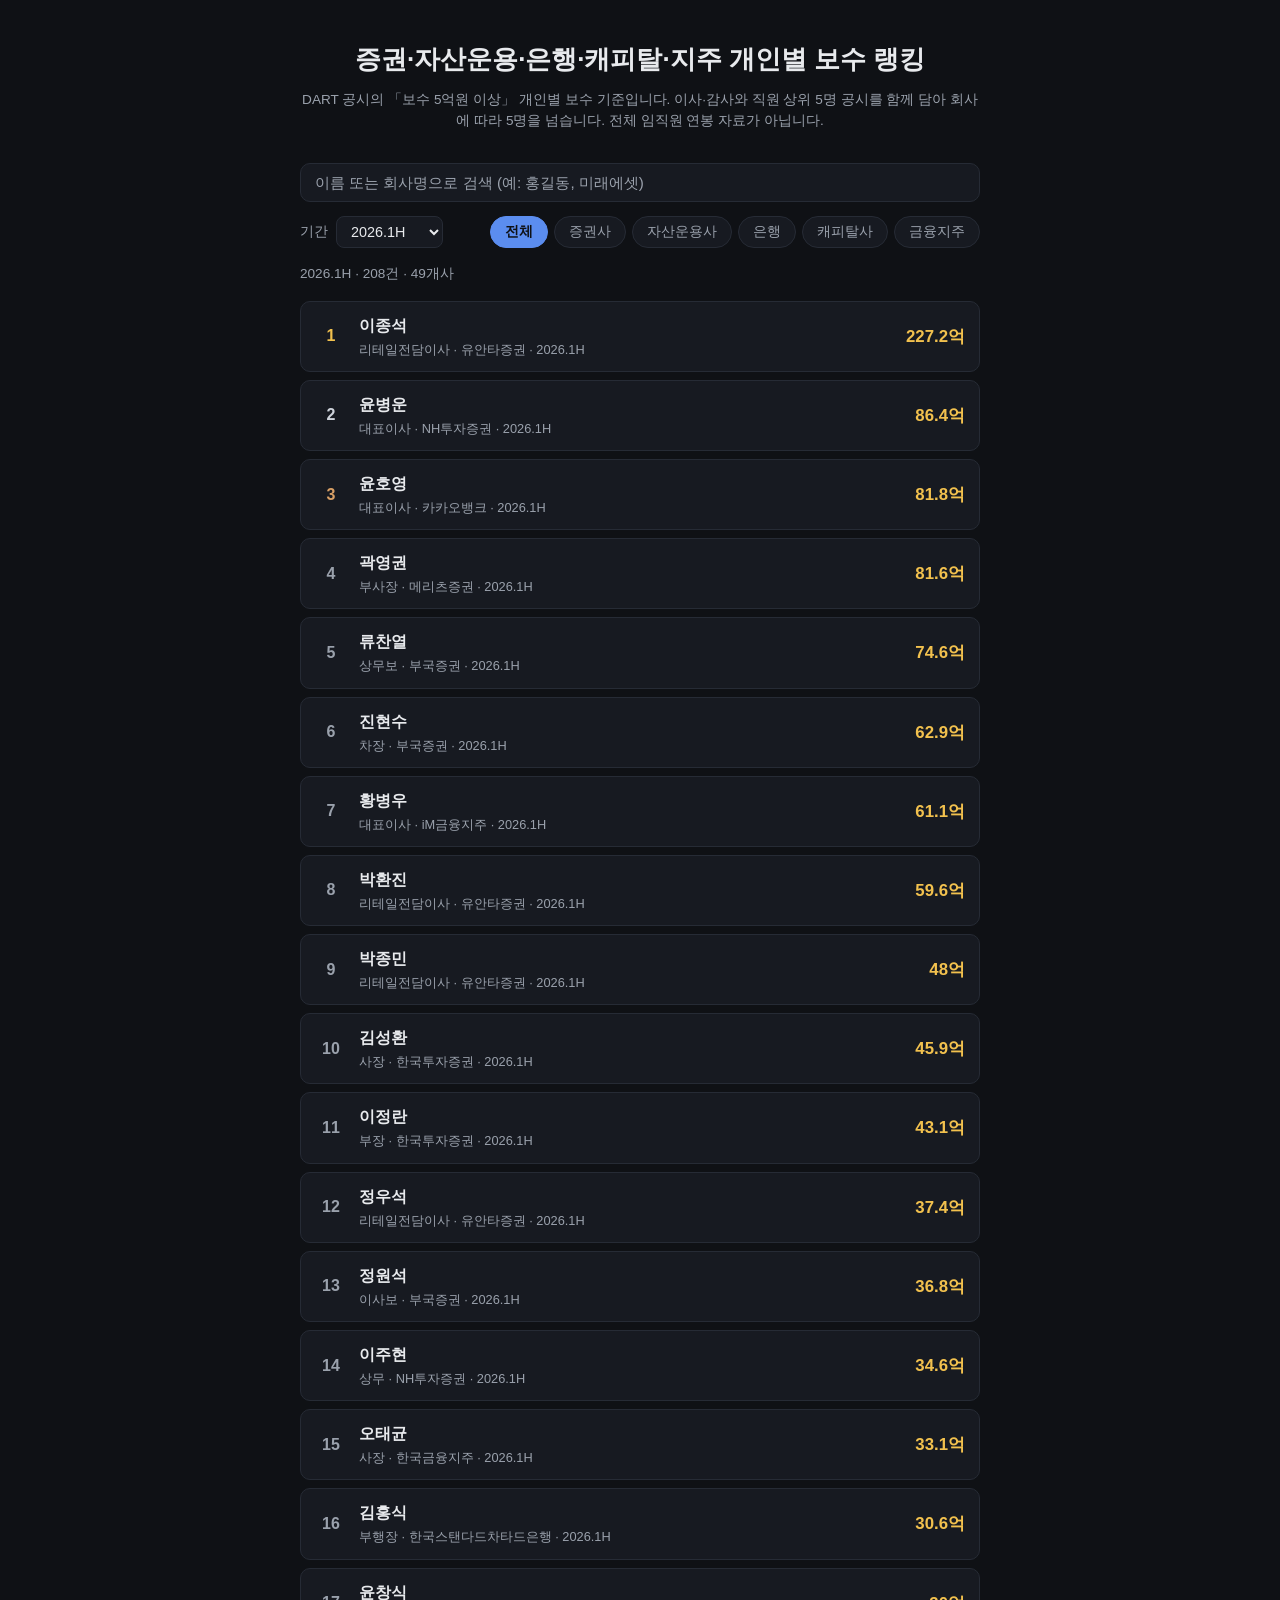
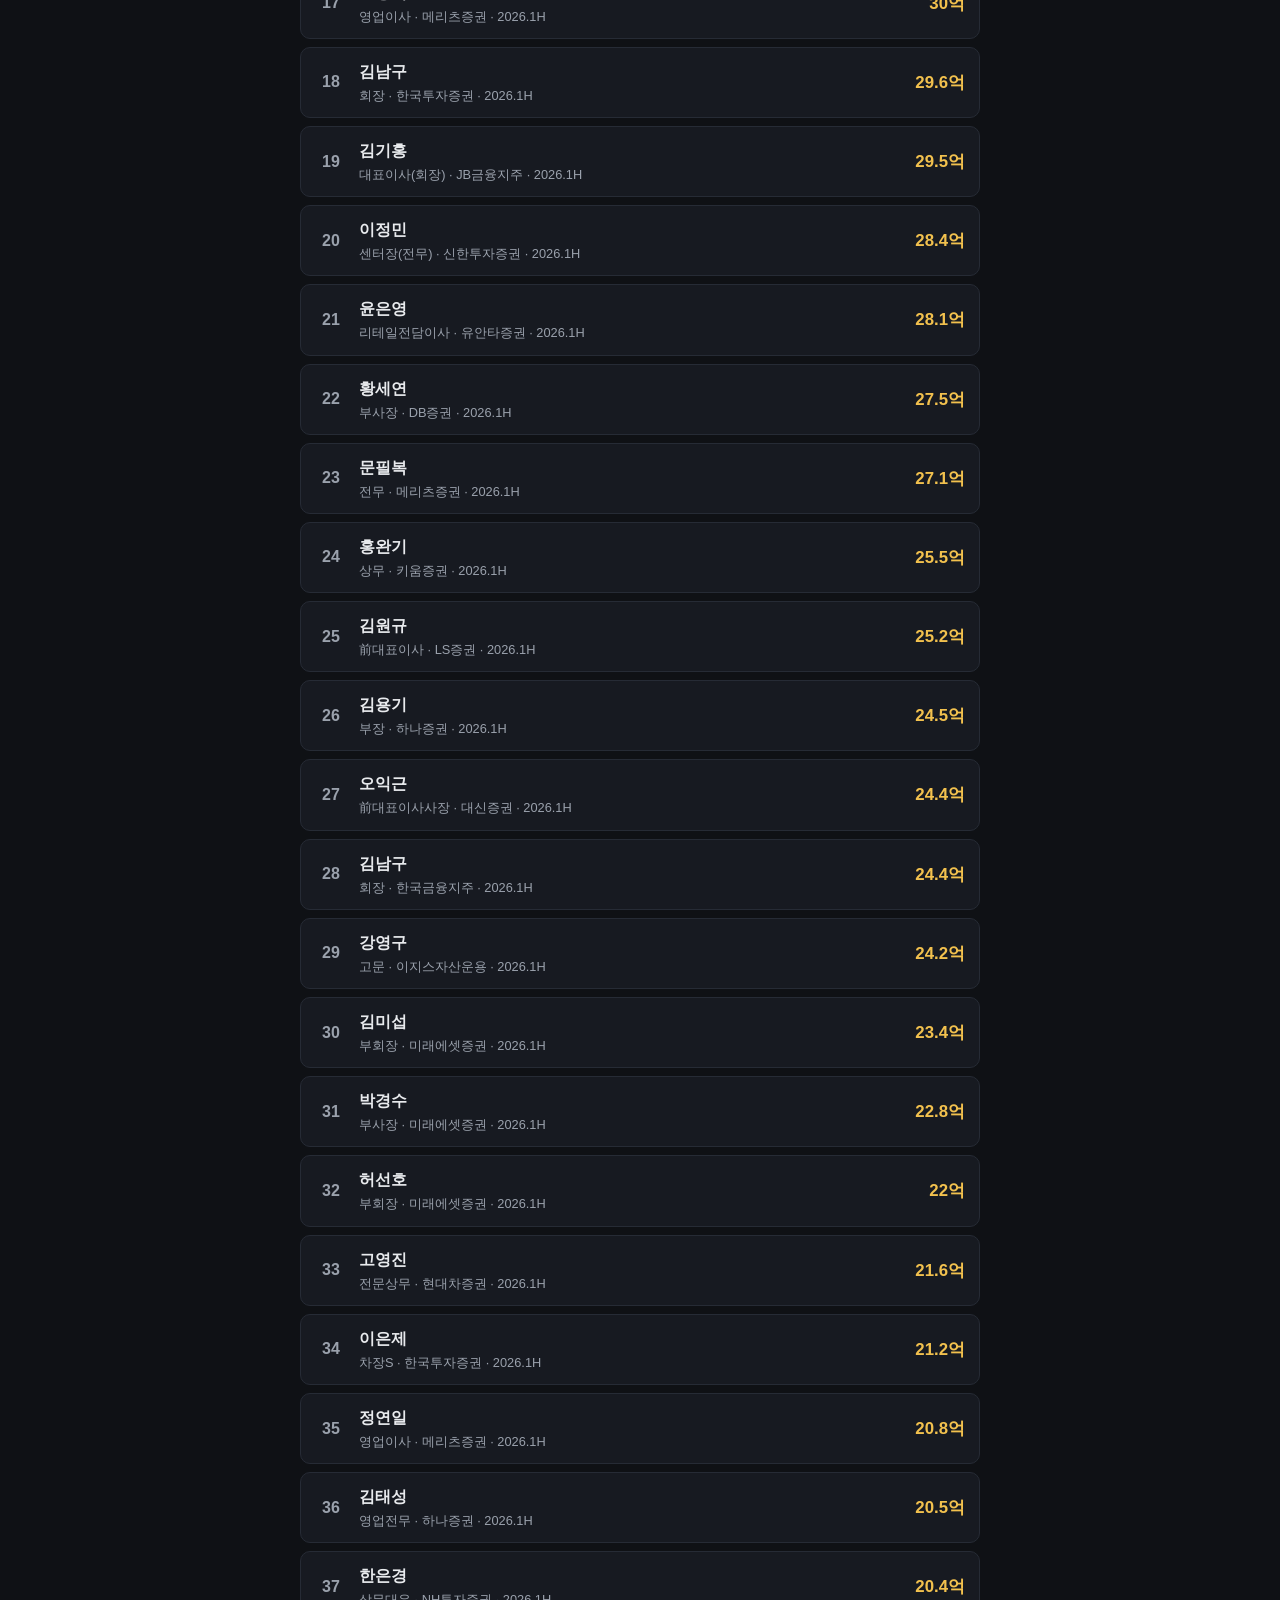
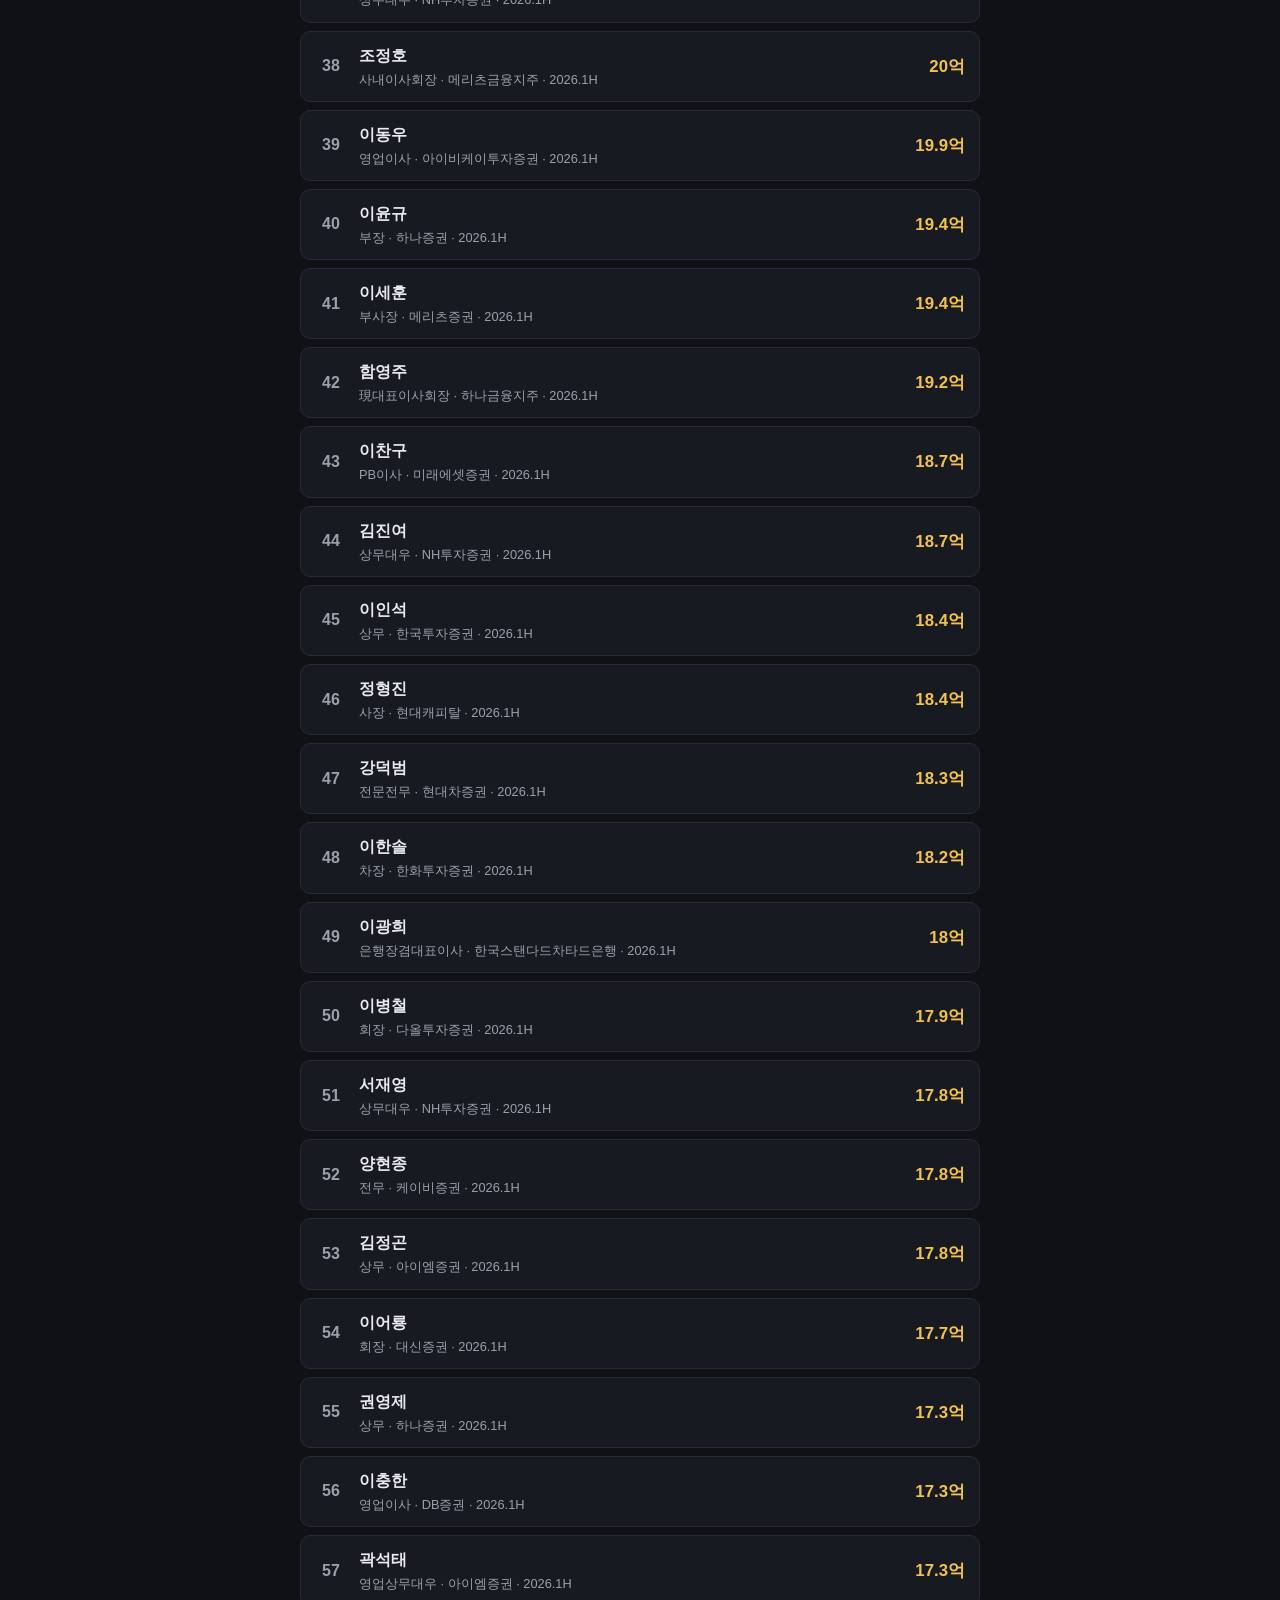
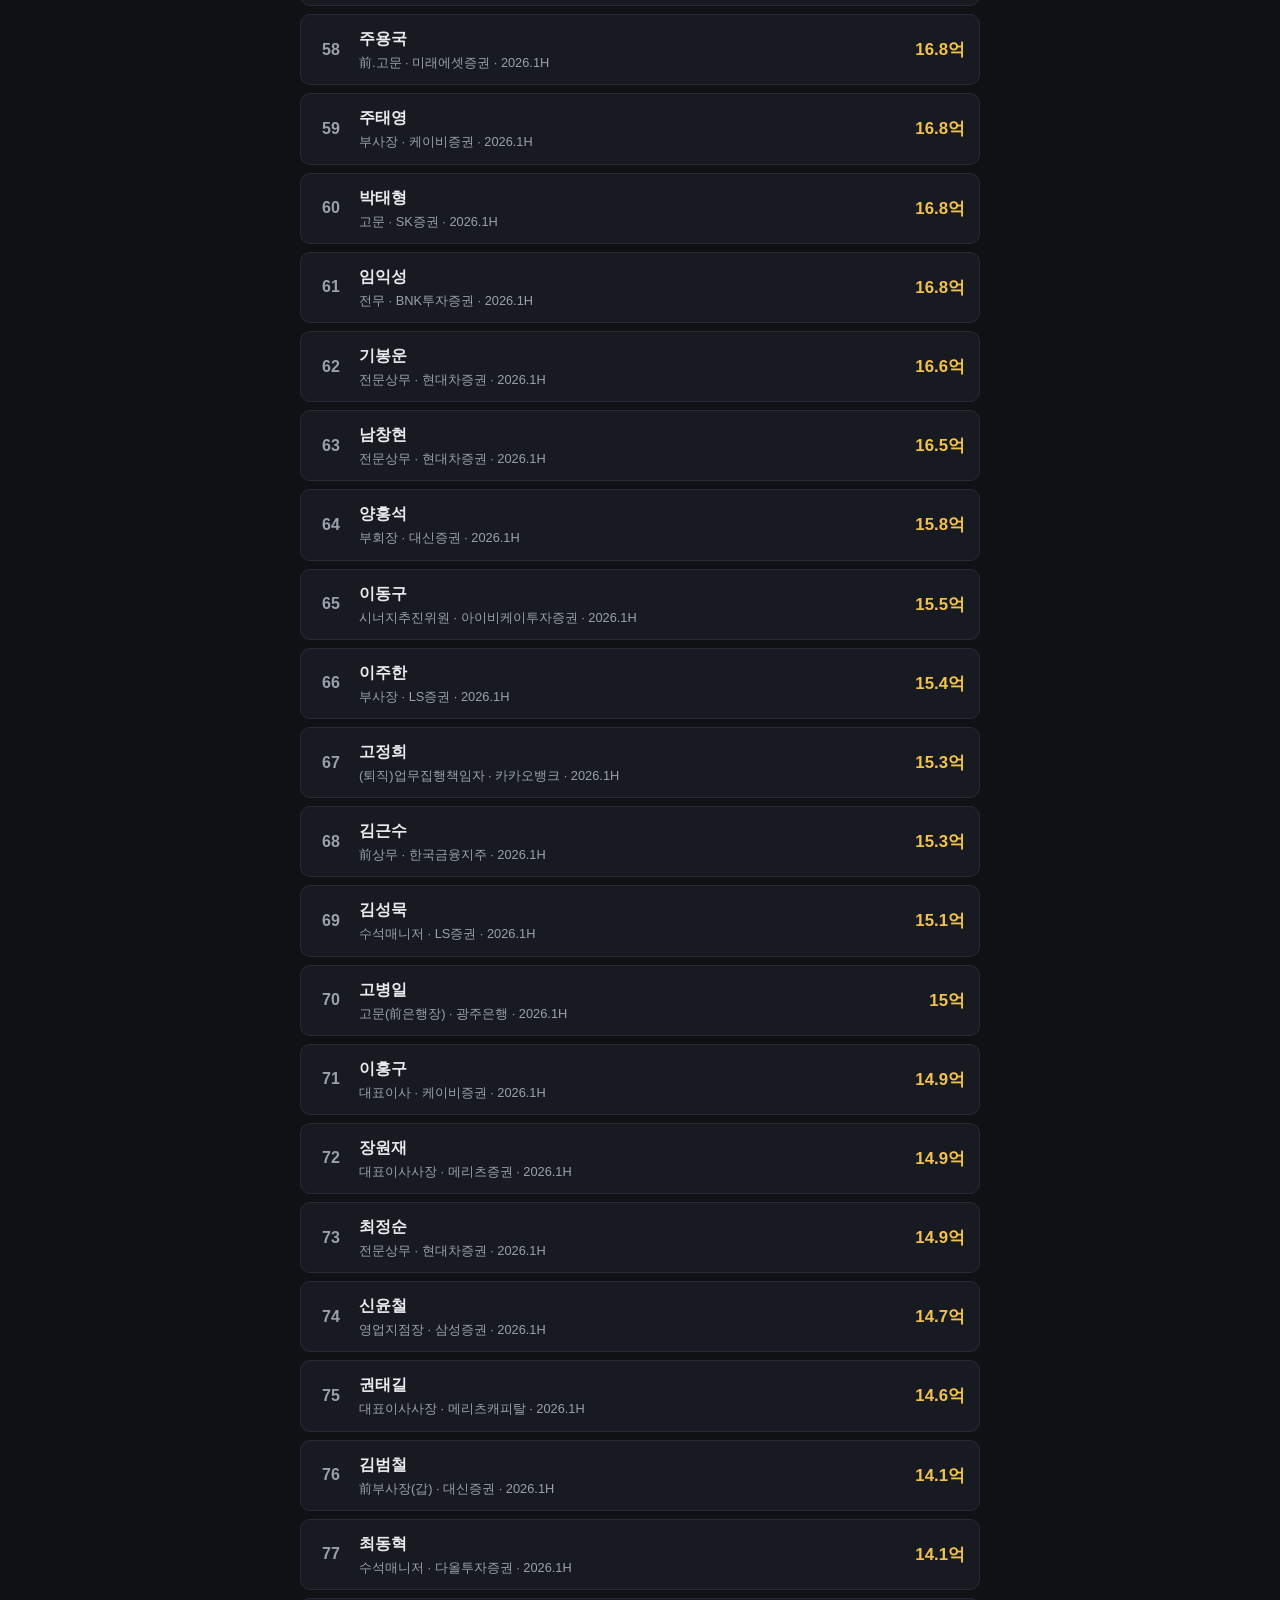
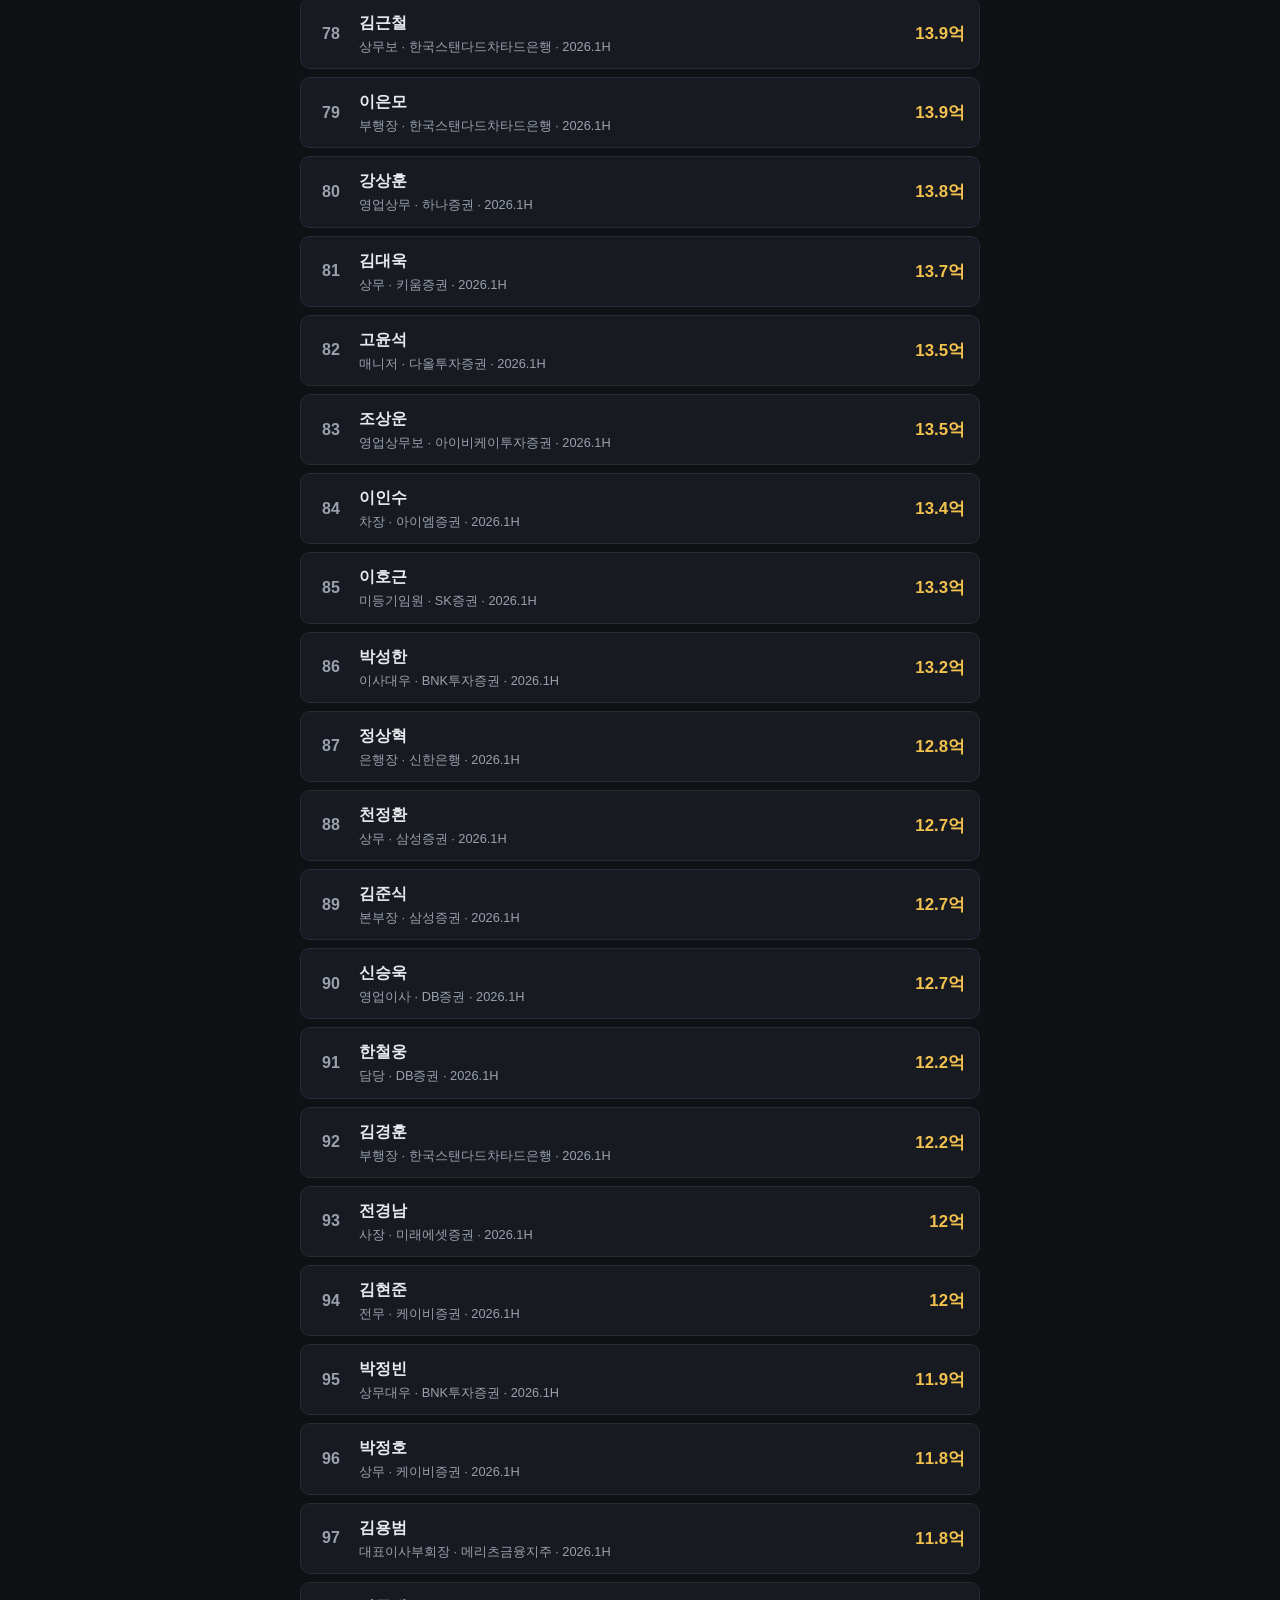
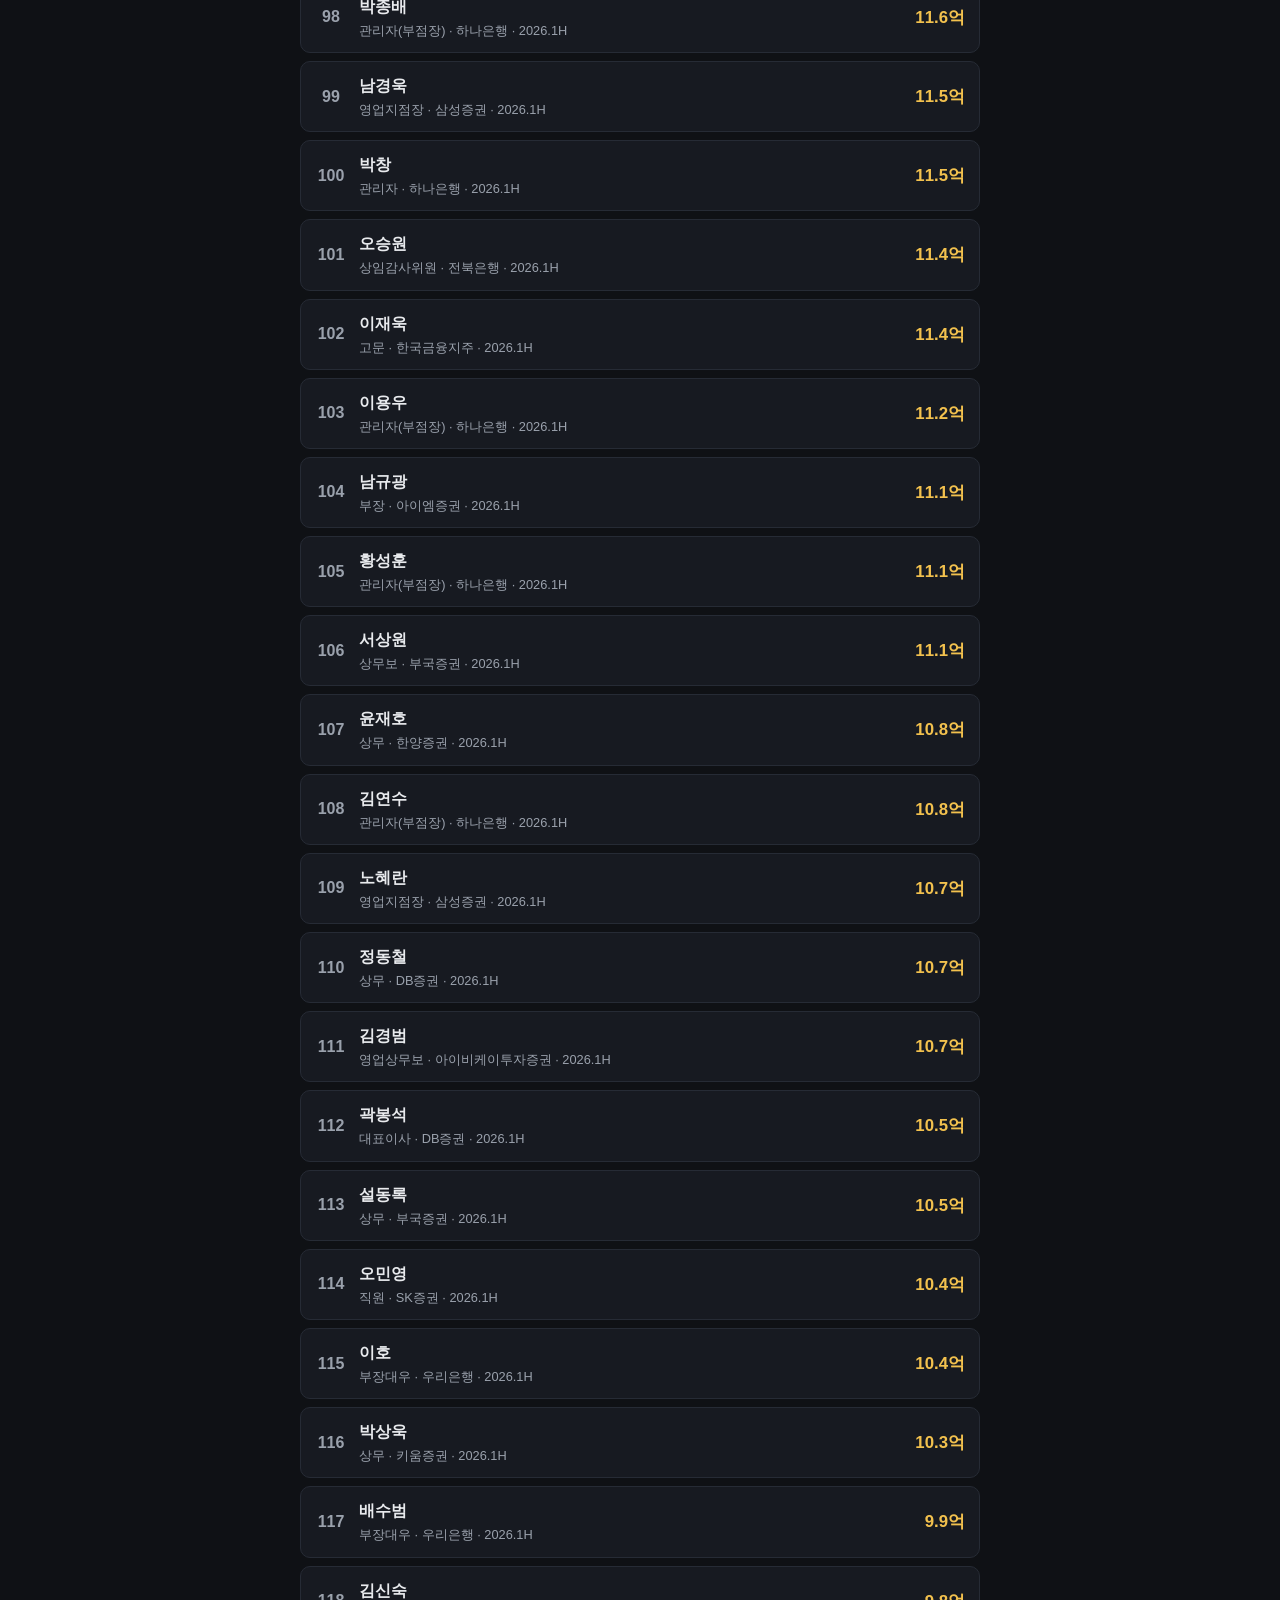
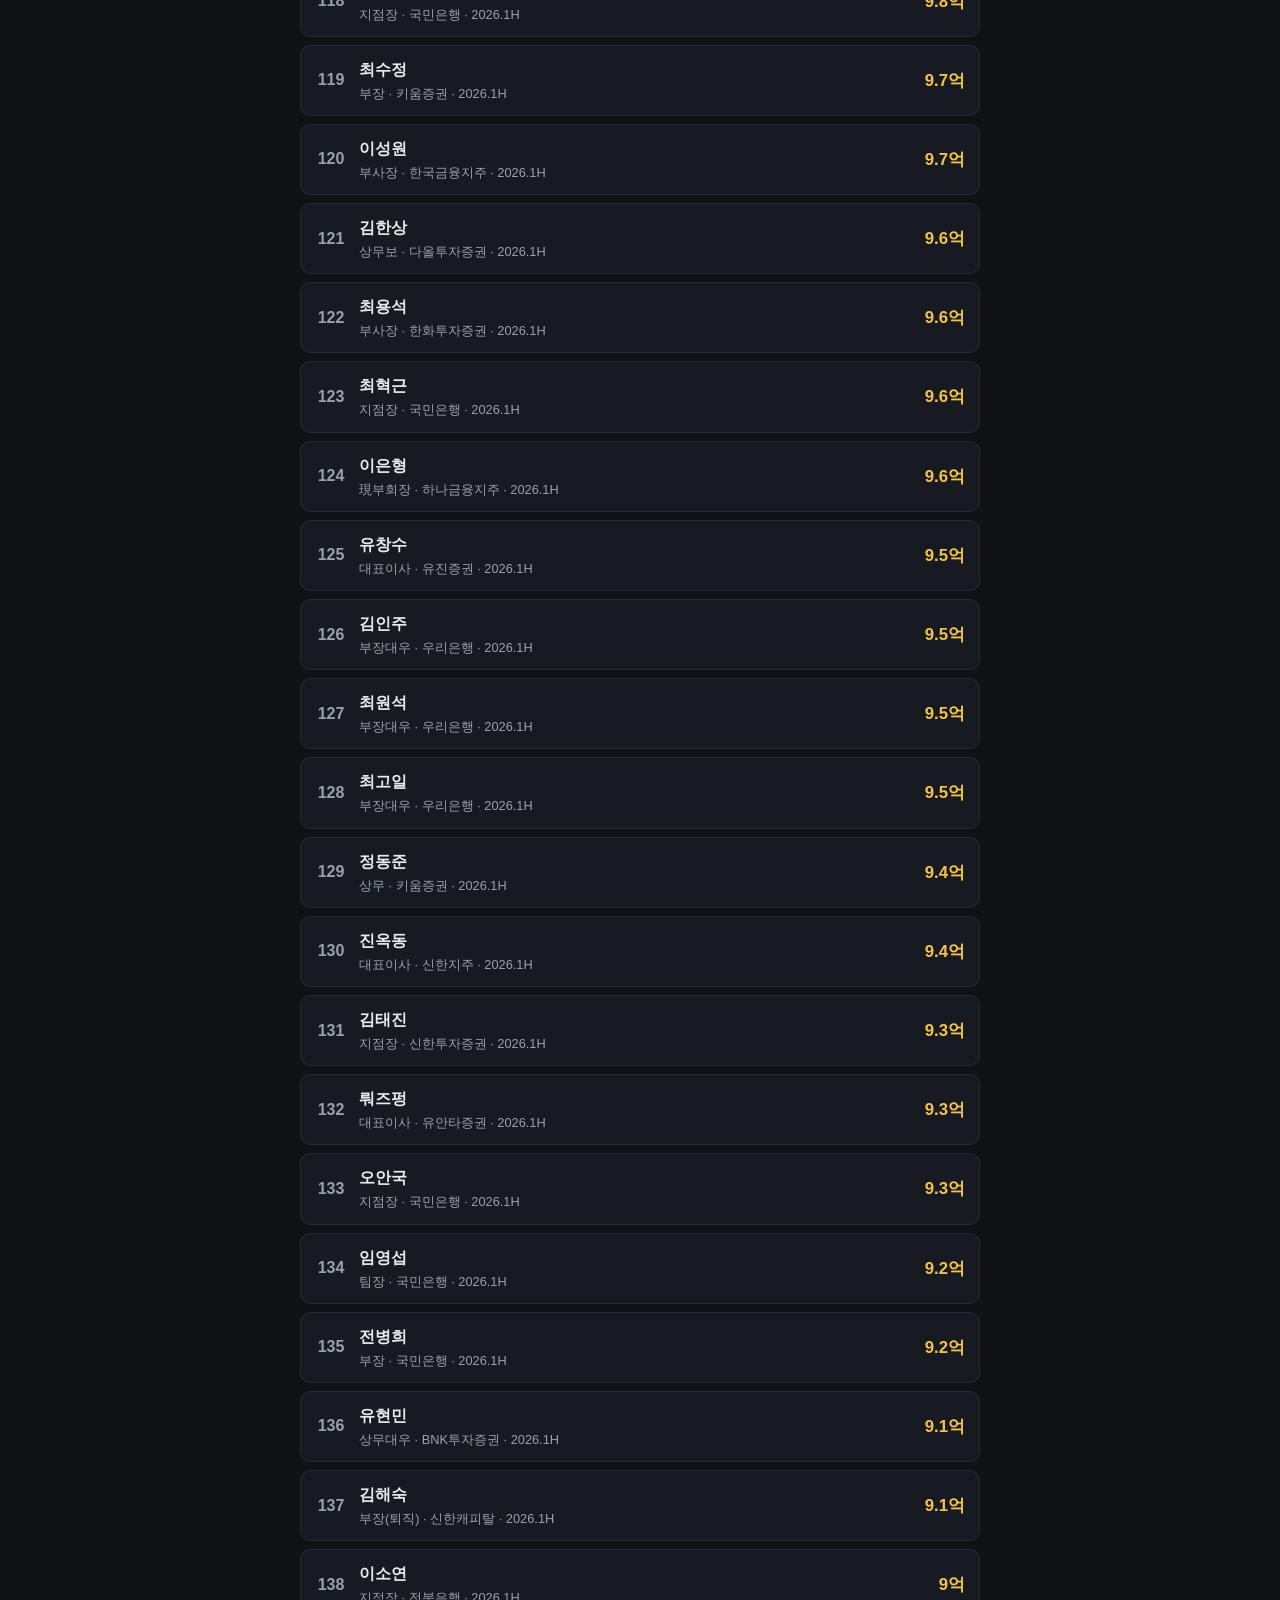
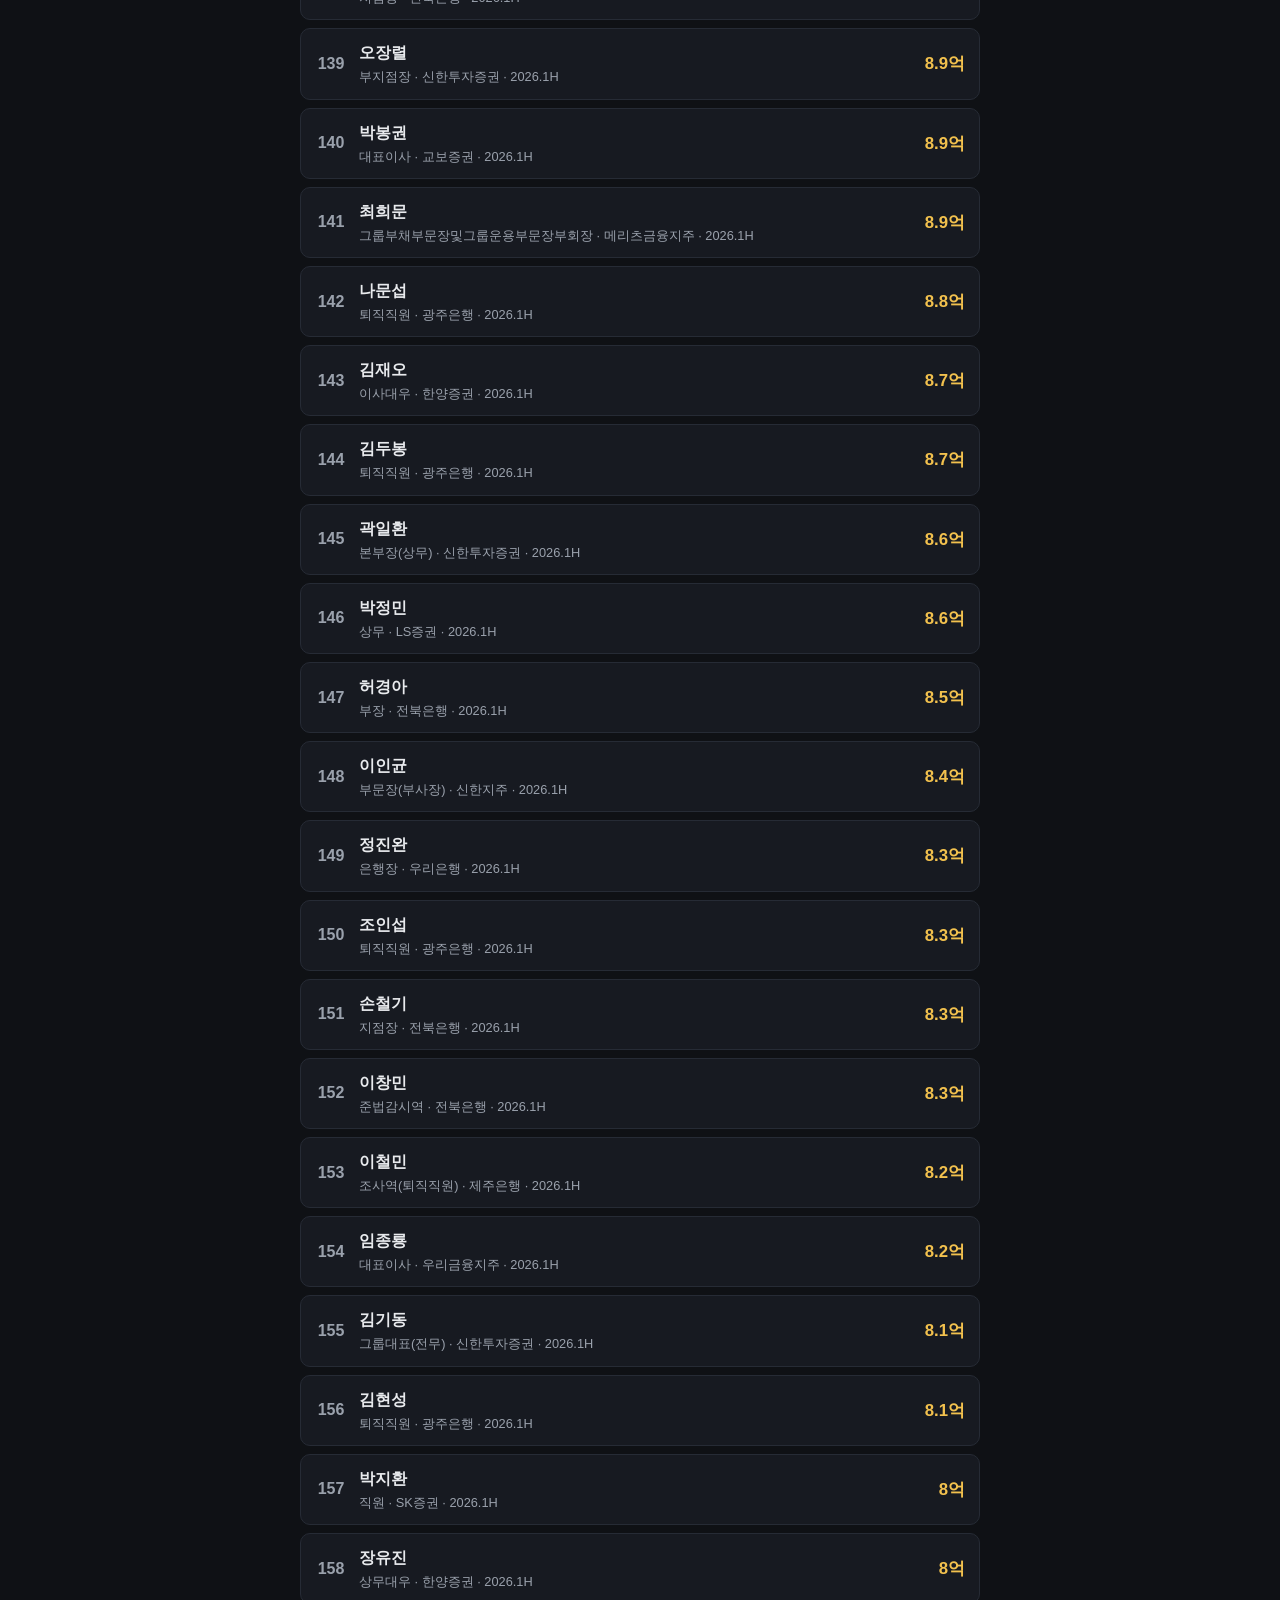
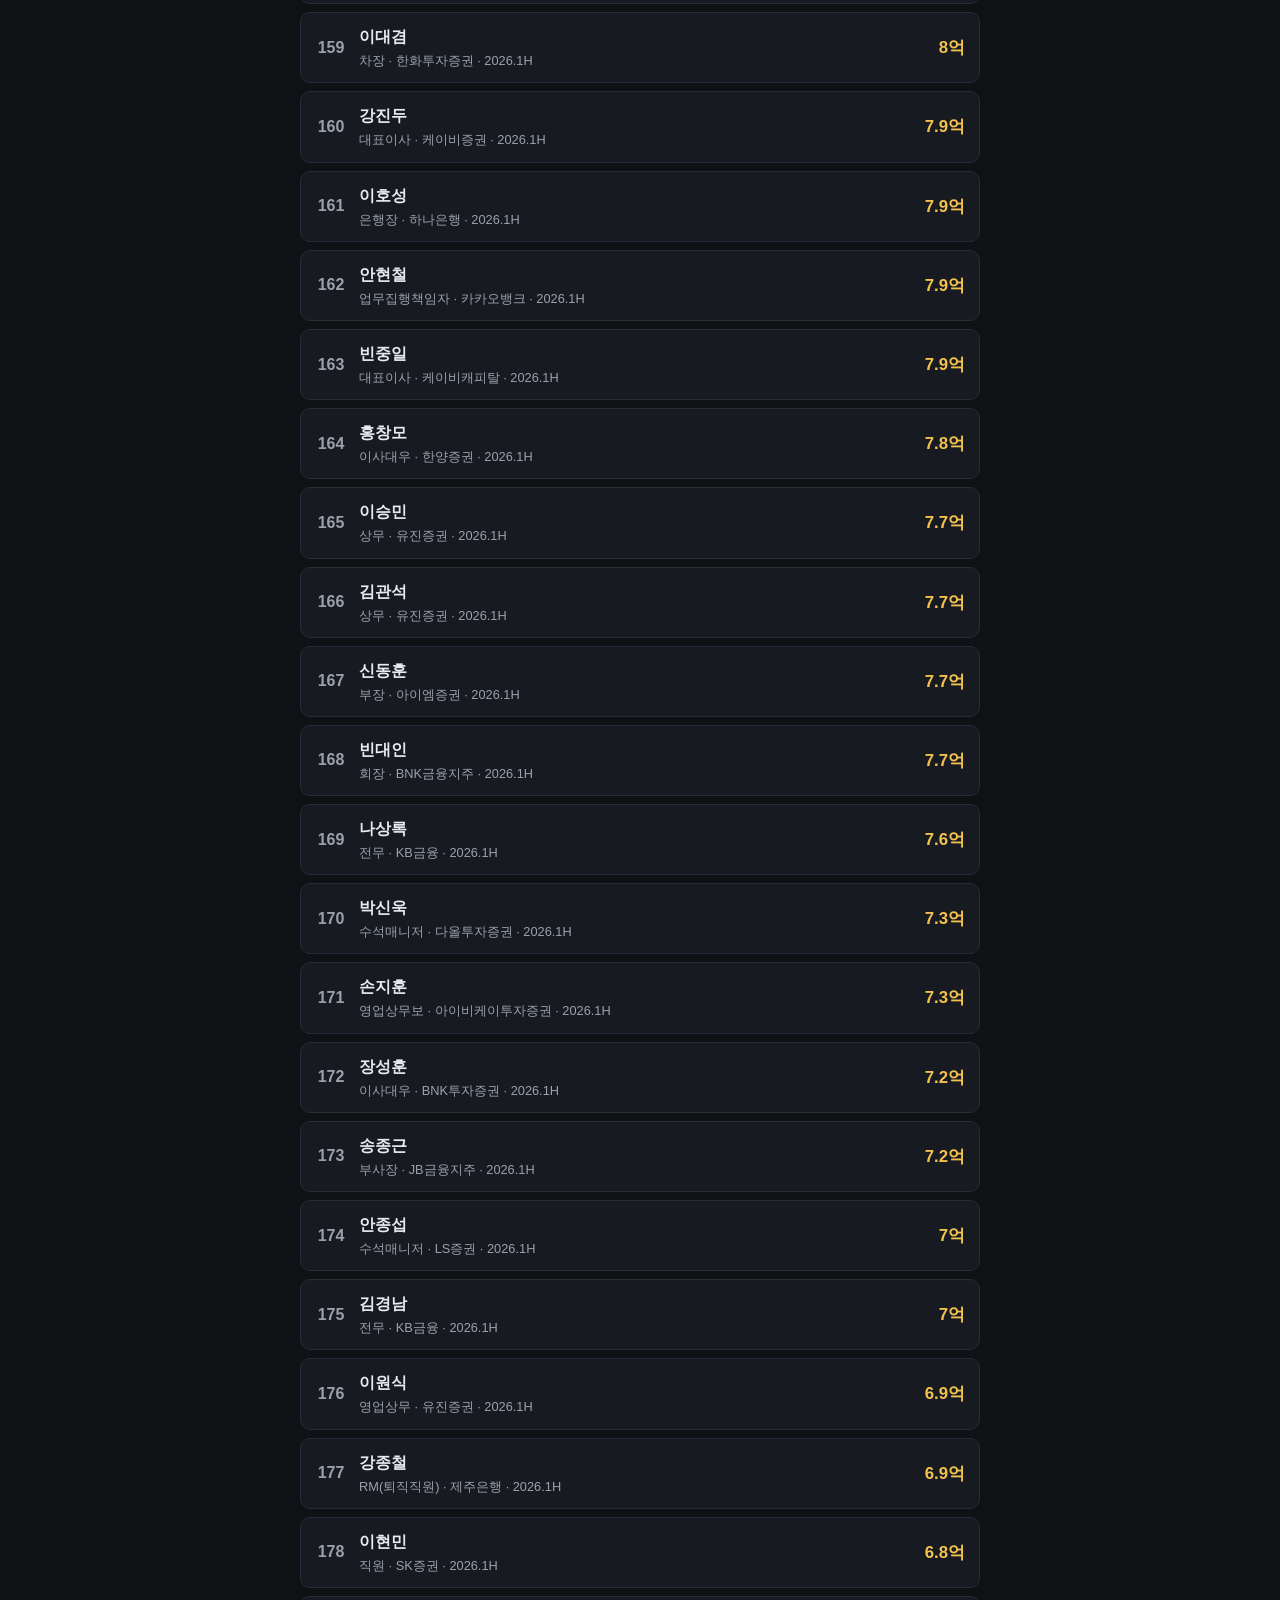
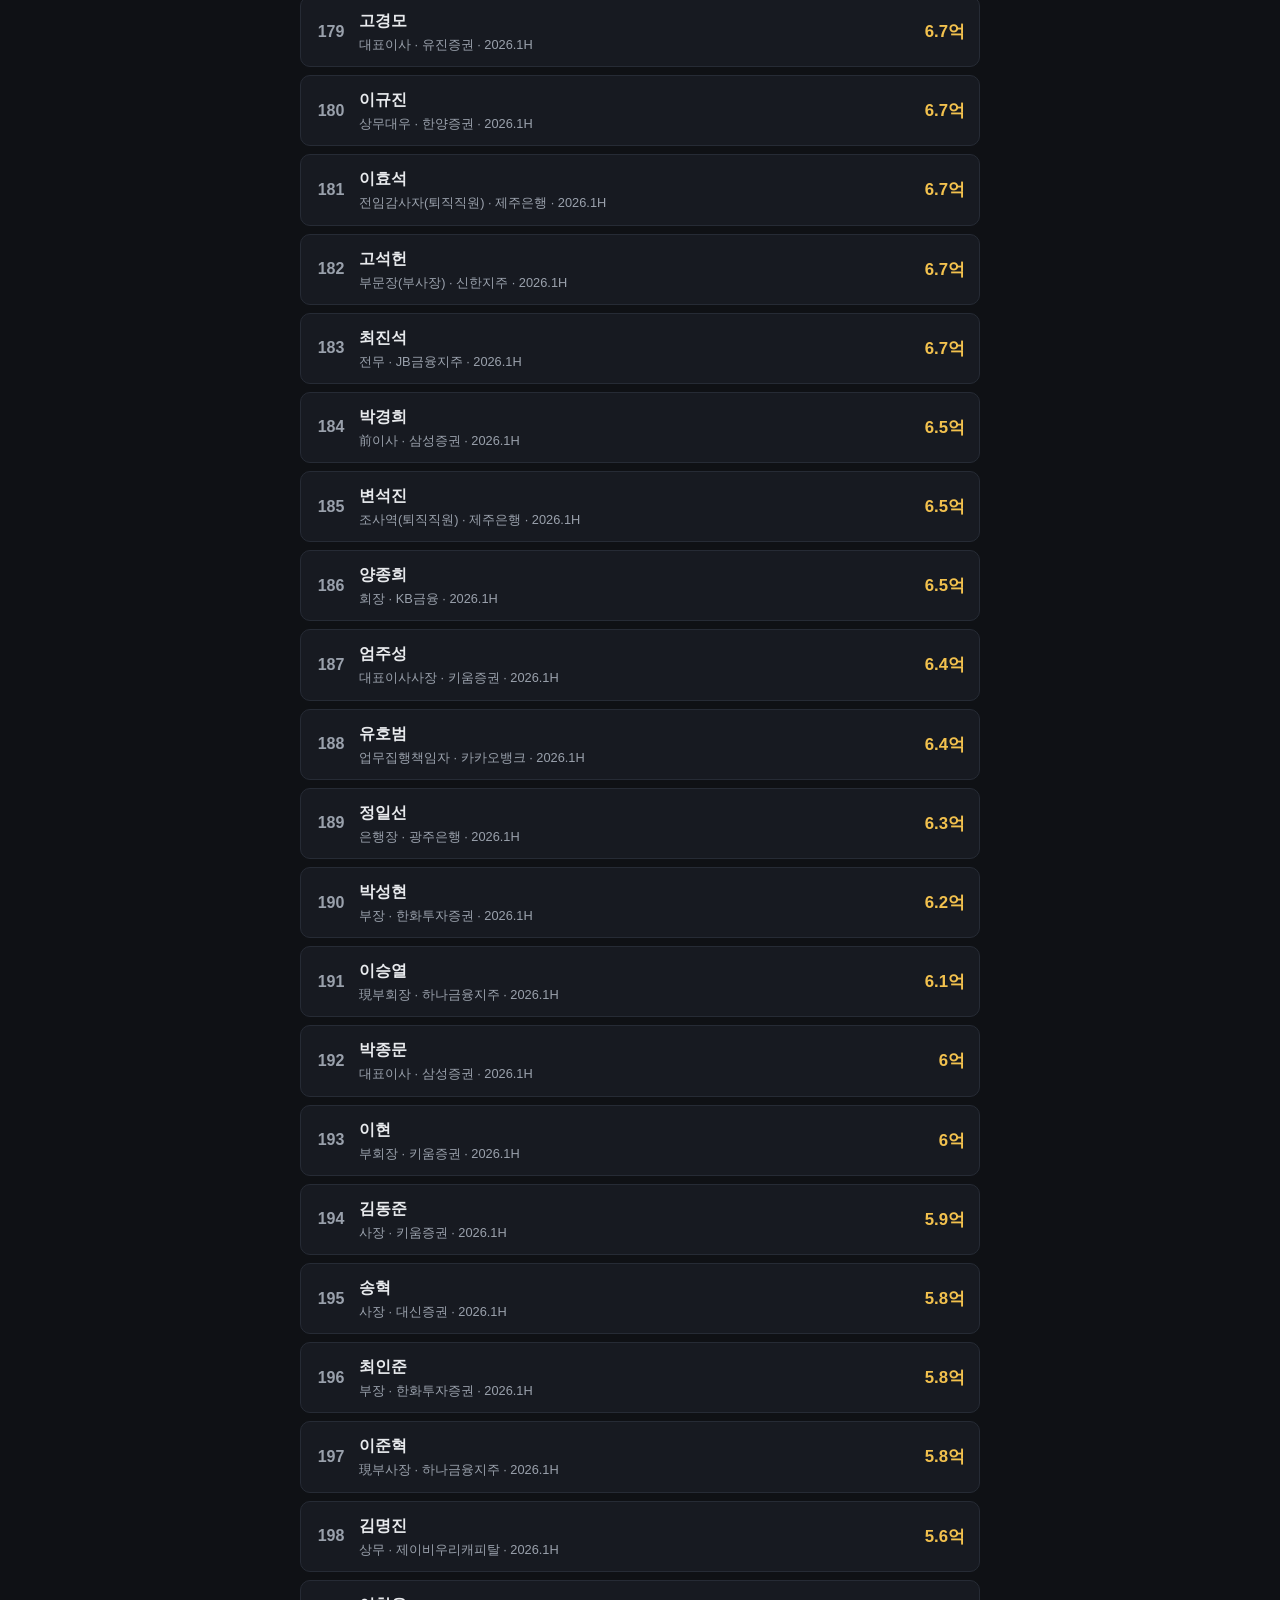
<file: docs/index.html>
<!DOCTYPE html>
<html lang="ko">
<head>
<meta charset="UTF-8" />
<meta name="viewport" content="width=device-width, initial-scale=1.0" />
<title>증권·자산운용·은행·캐피탈·지주 보수 랭킹</title>
<link rel="stylesheet" href="style.css" />
</head>
<body>
  <header class="hero">
    <h1>증권·자산운용·은행·캐피탈·지주 개인별 보수 랭킹</h1>
    <p class="note">
      DART 공시의 「보수 5억원 이상」 개인별 보수 기준입니다. 이사·감사와 직원 상위 5명 공시를 함께 담아
      회사에 따라 5명을 넘습니다. 전체 임직원 연봉 자료가 아닙니다.
    </p>
  </header>

  <main>
    <div class="search-row">
      <input
        type="search"
        id="searchInput"
        class="search-input"
        placeholder="이름 또는 회사명으로 검색 (예: 홍길동, 미래에셋)"
        autocomplete="off"
      />
    </div>

    <div class="controls">
      <label class="control" id="periodControl">
        <span>기간</span>
        <select id="periodSelect"></select>
      </label>
      <div class="control sector-tabs" id="sectorTabs">
        <button class="tab active" data-sector="전체">전체</button>
        <button class="tab" data-sector="증권사">증권사</button>
        <button class="tab" data-sector="자산운용사">자산운용사</button>
        <button class="tab" data-sector="은행">은행</button>
        <button class="tab" data-sector="캐피탈사">캐피탈사</button>
        <button class="tab" data-sector="금융지주">금융지주</button>
      </div>
    </div>

    <div class="summary" id="summary"></div>

    <ol class="ranking" id="ranking"></ol>
  </main>

  <footer>
    <p>자료: OpenDART(금융감독원 전자공시시스템) · 5억원 이상 공시 기준</p>
  </footer>

  <script src="data.js"></script>
  <script src="app.js"></script>
</body>
</html>
</file>
<file: docs/style.css>
:root {
  --bg: #0f1115;
  --card: #171a21;
  --border: #262b35;
  --text: #e8eaed;
  --muted: #9aa1ac;
  --accent: #f2c14e;
  --accent-2: #5b8def;
}

* { box-sizing: border-box; }

body {
  margin: 0;
  background: var(--bg);
  color: var(--text);
  font-family: -apple-system, BlinkMacSystemFont, "Segoe UI", "Malgun Gothic", sans-serif;
  line-height: 1.5;
}

.hero {
  max-width: 720px;
  margin: 0 auto;
  padding: 40px 20px 12px;
  text-align: center;
}

.hero h1 {
  font-size: 1.6rem;
  margin: 0 0 12px;
}

.hero .note {
  font-size: 0.85rem;
  color: var(--muted);
  margin: 0;
}

main {
  max-width: 720px;
  margin: 0 auto;
  padding: 20px;
}

.search-row {
  margin-bottom: 14px;
}

.search-input {
  width: 100%;
  background: var(--card);
  color: var(--text);
  border: 1px solid var(--border);
  border-radius: 10px;
  padding: 10px 14px;
  font-size: 0.95rem;
}

.search-input::placeholder {
  color: var(--muted);
}

.search-input:focus {
  outline: none;
  border-color: var(--accent-2);
}

#periodControl.disabled {
  opacity: 0.4;
  pointer-events: none;
}

.row .meta .period-tag {
  color: var(--accent-2);
  font-weight: 600;
}

.controls {
  display: flex;
  flex-wrap: wrap;
  gap: 12px;
  align-items: center;
  justify-content: space-between;
  margin-bottom: 16px;
}

.control {
  display: flex;
  align-items: center;
  gap: 8px;
  font-size: 0.85rem;
  color: var(--muted);
}

select {
  background: var(--card);
  color: var(--text);
  border: 1px solid var(--border);
  border-radius: 8px;
  padding: 6px 10px;
  font-size: 0.9rem;
}

.sector-tabs {
  display: flex;
  gap: 6px;
}

.tab {
  background: var(--card);
  color: var(--muted);
  border: 1px solid var(--border);
  border-radius: 999px;
  padding: 6px 14px;
  font-size: 0.85rem;
  cursor: pointer;
}

.tab.active {
  background: var(--accent-2);
  color: #0f1115;
  border-color: var(--accent-2);
  font-weight: 600;
}

.summary {
  font-size: 0.85rem;
  color: var(--muted);
  margin-bottom: 16px;
}

.ranking {
  list-style: none;
  margin: 0;
  padding: 0;
  display: flex;
  flex-direction: column;
  gap: 8px;
}

.row {
  display: grid;
  grid-template-columns: 32px 1fr auto;
  align-items: center;
  gap: 12px;
  background: var(--card);
  border: 1px solid var(--border);
  border-radius: 10px;
  padding: 12px 14px;
}

.rank {
  font-weight: 700;
  color: var(--muted);
  text-align: center;
}

.row:nth-child(1) .rank { color: var(--accent); }
.row:nth-child(2) .rank { color: #cfd4dc; }
.row:nth-child(3) .rank { color: #d9a066; }

.who .name {
  font-weight: 600;
  font-size: 1rem;
}

.who .meta {
  font-size: 0.8rem;
  color: var(--muted);
  margin-top: 2px;
}

.amount {
  font-weight: 700;
  font-size: 1.05rem;
  color: var(--accent);
  white-space: nowrap;
}

footer {
  text-align: center;
  color: var(--muted);
  font-size: 0.8rem;
  padding: 30px 20px 50px;
}

.empty {
  text-align: center;
  color: var(--muted);
  padding: 40px 0;
}
</file>
